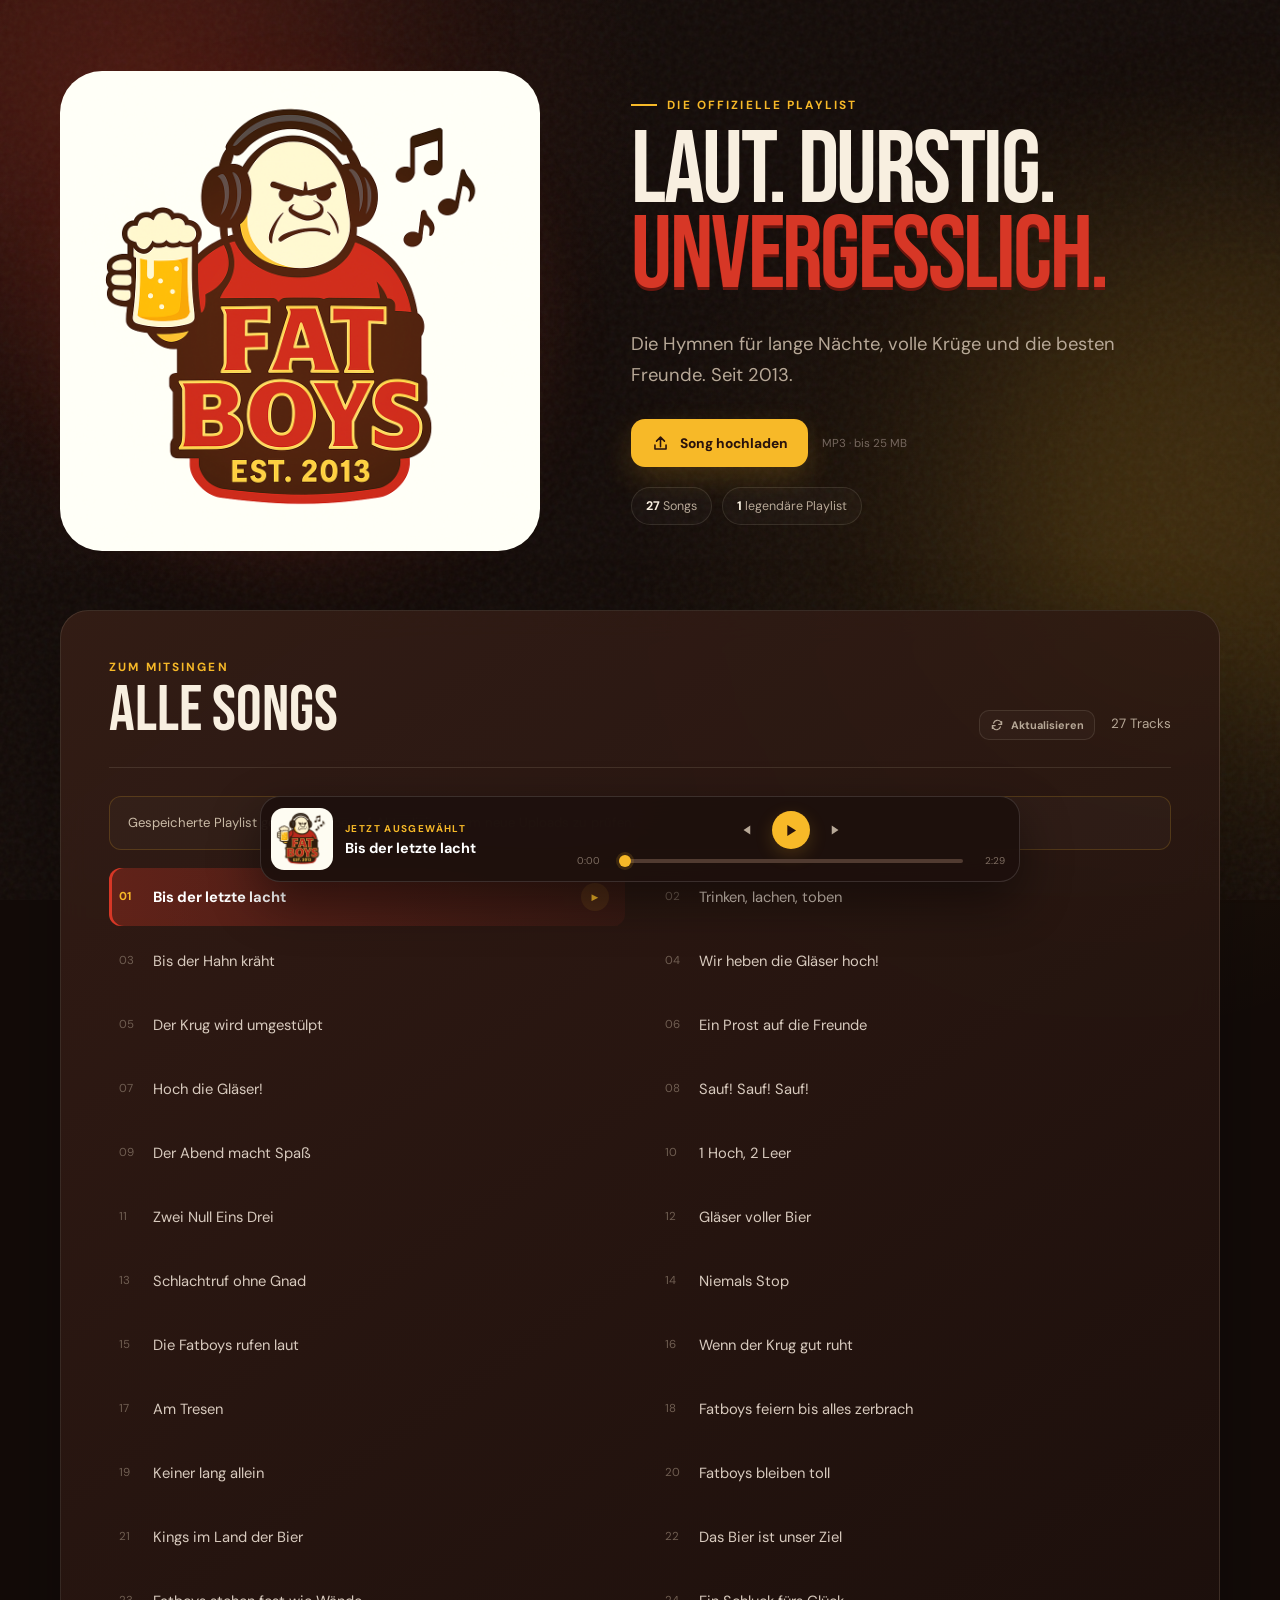
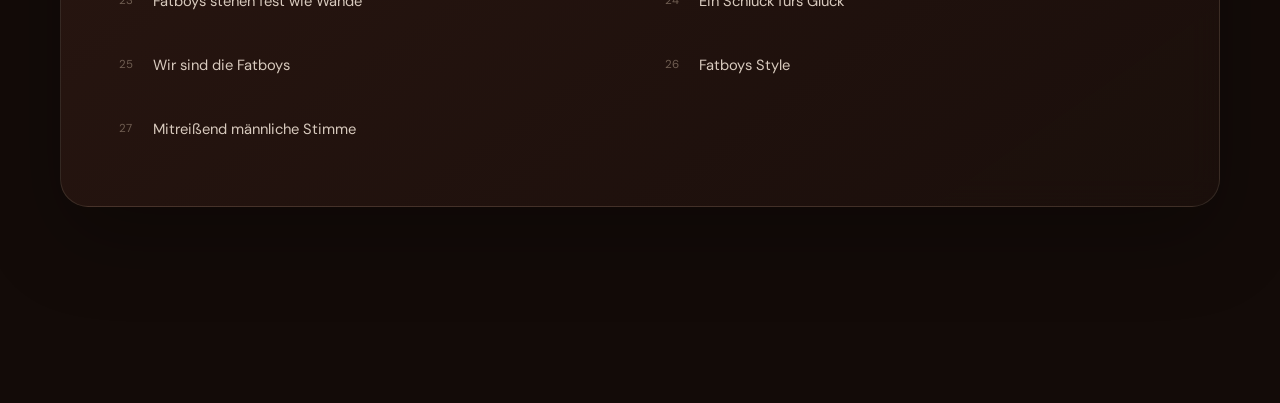
<file: index.html>
<!DOCTYPE html>
<html lang="de">

<head>
  <meta charset="UTF-8">
  <meta name="viewport" content="width=device-width, initial-scale=1.0">
  <meta name="theme-color" content="#130b08">
  <meta name="description" content="Die offizielle Fatboys Playlist.">
  <title>Fatboys Playlist</title>
  <link rel="preconnect" href="https://fonts.googleapis.com">
  <link rel="preconnect" href="https://fonts.gstatic.com" crossorigin>
  <link href="https://fonts.googleapis.com/css2?family=Bebas+Neue&family=DM+Sans:wght@400;500;600;700&display=swap" rel="stylesheet">
  <link rel="stylesheet" href="style.css">
</head>

<body>
  <div class="ambient ambient-one" aria-hidden="true"></div>
  <div class="ambient ambient-two" aria-hidden="true"></div>

  <main class="app-shell">
    <header class="hero">
      <div class="brand-mark">
        <img src="img/logo.png" alt="Fatboys Logo">
      </div>
      <div class="hero-copy">
        <p class="eyebrow"><span></span> Die offizielle Playlist</p>
        <h1>Laut. Durstig.<br><em>Unvergesslich.</em></h1>
        <p class="intro">Die Hymnen für lange Nächte, volle Krüge und die besten Freunde. Seit 2013.</p>
        <div class="hero-actions">
          <a class="upload-button" href="https://github.com/FatboysIbb/songs/upload/main/songs" target="_blank" rel="noopener">
            <svg viewBox="0 0 24 24" aria-hidden="true"><path d="M12 16V4m0 0L7 9m5-5 5 5M5 14v5h14v-5"/></svg>
            Song hochladen
          </a>
          <span>MP3 · bis 25 MB</span>
        </div>
        <div class="hero-meta" aria-label="Playlist Informationen">
          <span><strong id="hero-track-count">…</strong> Songs</span>
          <span><strong>1</strong> legendäre Playlist</span>
        </div>
      </div>
    </header>

    <section class="library" aria-labelledby="playlist-title">
      <div class="section-heading">
        <div>
          <p class="eyebrow">Zum Mitsingen</p>
          <h2 id="playlist-title">Alle Songs</h2>
        </div>
        <div class="library-tools">
          <button id="refresh-songs" class="refresh-button" type="button">
            <svg viewBox="0 0 24 24" aria-hidden="true"><path d="M20 6v5h-5M4 18v-5h5M6.1 9A7 7 0 0 1 18.4 6.6L20 11M4 13l1.6 4.4A7 7 0 0 0 17.9 15"/></svg>
            Aktualisieren
          </button>
          <p id="track-count" class="track-count">Songs werden geladen</p>
        </div>
      </div>

      <div id="playlist-status" class="playlist-status" role="status">Songs werden geladen …</div>
      <ol id="playlist" aria-live="polite" aria-busy="true"></ol>
      <noscript><p class="playlist-status is-error">Bitte JavaScript aktivieren, um die Playlist zu laden.</p></noscript>
    </section>
  </main>

  <aside class="player-bar" aria-label="Musikplayer">
    <div class="now-playing">
      <div class="mini-art"><img src="img/logo.png" alt=""></div>
      <div>
        <p class="now-label">Jetzt ausgewählt</p>
        <p id="current-title">Songs werden geladen</p>
      </div>
    </div>
    <div class="player-controls">
      <div class="transport">
        <button id="previous" class="icon-button" type="button" aria-label="Vorheriger Song" disabled>
          <svg viewBox="0 0 24 24" aria-hidden="true"><path d="M7 5v14M19 6l-9 6 9 6V6z"/></svg>
        </button>
        <button id="play-pause" class="play-button" type="button" aria-label="Abspielen" disabled>
          <svg class="play-icon" viewBox="0 0 24 24" aria-hidden="true"><path d="M8 5v14l11-7L8 5z"/></svg>
          <svg class="pause-icon" viewBox="0 0 24 24" aria-hidden="true"><path d="M7 5h4v14H7V5zm6 0h4v14h-4V5z"/></svg>
        </button>
        <button id="next" class="icon-button" type="button" aria-label="Nächster Song" disabled>
          <svg viewBox="0 0 24 24" aria-hidden="true"><path d="M17 5v14M5 6l9 6-9 6V6z"/></svg>
        </button>
      </div>
      <div class="timeline">
        <span id="current-time">0:00</span>
        <input id="progress" type="range" min="0" max="100" value="0" step="0.1" aria-label="Wiedergabeposition">
        <span id="duration">0:00</span>
      </div>
    </div>
    <audio id="audioPlayer" preload="metadata"></audio>
  </aside>

  <script>
    const audioPlayer = document.getElementById("audioPlayer");
    const playlist = document.getElementById("playlist");
    const currentTitle = document.getElementById("current-title");
    const playPauseButton = document.getElementById("play-pause");
    const previousButton = document.getElementById("previous");
    const nextButton = document.getElementById("next");
    const progress = document.getElementById("progress");
    const currentTime = document.getElementById("current-time");
    const duration = document.getElementById("duration");
    const heroTrackCount = document.getElementById("hero-track-count");
    const trackCount = document.getElementById("track-count");
    const playlistStatus = document.getElementById("playlist-status");
    const refreshSongsButton = document.getElementById("refresh-songs");
    const songsApiUrl = "https://api.github.com/repos/FatboysIbb/songs/contents/songs?ref=main";
    let songs = [];
    let currentSongIndex = 0;

    function titleFromFilename(filename) {
      const title = filename
        .replace(/\.mp3$/i, "")
        .replace(/[-_]+/g, " ")
        .replace(/\b(glaeser|gläser)\b/gi, "Gläser")
        .replace(/\b(fuers|fürs)\b/gi, "fürs")
        .replace(/\b(glueck|glück)\b/gi, "Glück")
        .replace(/\b(waende|wände)\b/gi, "Wände")
        .replace(/\b(kraeht|kräht)\b/gi, "kräht")
        .replace(/\b(maennliche|männliche)\b/gi, "männliche")
        .replace(/\b(mitreissend|mitreißend)\b/gi, "Mitreißend")
        .trim();

      return title ? title.charAt(0).toUpperCase() + title.slice(1) : "Neuer Song";
    }

    function songUrl(filename) {
      return `songs/${filename.split("/").map(encodeURIComponent).join("/")}`;
    }

    function mergeTracks(metadata, discoveredFiles) {
      const discoveredSet = new Set(discoveredFiles);
      const known = metadata.filter(track => discoveredSet.has(track.file));
      const knownFiles = new Set(known.map(track => track.file));
      const newTracks = discoveredFiles
        .filter(file => !knownFiles.has(file))
        .sort((a, b) => a.localeCompare(b, "de"))
        .map(file => ({ file, title: titleFromFilename(file) }));

      return [...known, ...newTracks];
    }

    function renderSongs(tracks) {
      playlist.replaceChildren();
      const fragment = document.createDocumentFragment();

      tracks.forEach((track, index) => {
        const song = document.createElement("li");
        song.dataset.src = songUrl(track.file);
        song.textContent = track.title;
        song.tabIndex = 0;
        song.setAttribute("role", "button");
        song.setAttribute("aria-label", `${index + 1}. ${track.title} abspielen`);
        fragment.appendChild(song);
      });

      playlist.appendChild(fragment);
      playlist.setAttribute("aria-busy", "false");
      songs = Array.from(playlist.querySelectorAll("li"));
      heroTrackCount.textContent = songs.length;
      trackCount.textContent = `${songs.length} ${songs.length === 1 ? "Track" : "Tracks"}`;
      playPauseButton.disabled = songs.length === 0;
      previousButton.disabled = songs.length === 0;
      nextButton.disabled = songs.length === 0;

      if (songs.length) {
        selectSong(0, false);
      } else {
        currentTitle.textContent = "Noch keine Songs";
      }
    }

    async function loadSongs() {
      playlist.setAttribute("aria-busy", "true");
      playlistStatus.hidden = false;
      playlistStatus.className = "playlist-status";
      playlistStatus.textContent = "Songs werden geladen …";
      refreshSongsButton.classList.add("is-loading");
      refreshSongsButton.disabled = true;

      const metadataRequest = fetch("tracks.json", { cache: "no-store" }).then(response => {
        if (!response.ok) throw new Error("Track metadata unavailable");
        return response.json();
      });
      const discoveryRequest = fetch(songsApiUrl, {
        cache: "no-store",
        headers: { Accept: "application/vnd.github+json" }
      }).then(response => {
        if (!response.ok) throw new Error(`GitHub returned ${response.status}`);
        return response.json();
      });

      const [metadataResult, discoveryResult] = await Promise.allSettled([metadataRequest, discoveryRequest]);
      const metadata = metadataResult.status === "fulfilled" ? metadataResult.value : [];
      const discoveredFiles = discoveryResult.status === "fulfilled" && Array.isArray(discoveryResult.value)
        ? discoveryResult.value.filter(item => item.type === "file" && item.name.toLowerCase().endsWith(".mp3")).map(item => item.name)
        : null;

      try {
        if (discoveredFiles) {
          renderSongs(mergeTracks(metadata, discoveredFiles));
          playlistStatus.hidden = true;
        } else if (metadata.length) {
          renderSongs(metadata);
          playlistStatus.classList.add("is-notice");
          playlistStatus.textContent = "Gespeicherte Playlist geladen. Tippe auf Aktualisieren, um neue Uploads zu prüfen.";
        } else {
          throw new Error("No song source available");
        }
      } catch (error) {
        console.error("Playlist loading failed:", error);
        renderSongs([]);
        playlistStatus.classList.add("is-error");
        playlistStatus.textContent = "Die Playlist konnte gerade nicht geladen werden. Bitte versuche es erneut.";
      } finally {
        refreshSongsButton.classList.remove("is-loading");
        refreshSongsButton.disabled = false;
      }
    }

    function selectSong(index, shouldPlay = true) {
      if (index < 0 || index >= songs.length) return;

      const songItem = songs[index];
      songs.forEach(item => item.classList.remove("is-active"));
      songItem.classList.add("is-active");
      currentTitle.textContent = songItem.textContent;
      audioPlayer.src = songItem.dataset.src;
      currentSongIndex = index;

      if (shouldPlay) {
        audioPlayer.play().catch(error => console.error("Playback failed:", error));
      }
    }

    playlist.addEventListener("click", event => {
      const song = event.target.closest("li");
      if (song) selectSong(songs.indexOf(song));
    });

    playlist.addEventListener("keydown", event => {
      const song = event.target.closest("li");
      if (song && (event.key === "Enter" || event.key === " ")) {
        event.preventDefault();
        selectSong(songs.indexOf(song));
      }
    });

    refreshSongsButton.addEventListener("click", loadSongs);

    function formatTime(seconds) {
      if (!Number.isFinite(seconds)) return "0:00";
      const minutes = Math.floor(seconds / 60);
      return `${minutes}:${Math.floor(seconds % 60).toString().padStart(2, "0")}`;
    }

    playPauseButton.addEventListener("click", () => {
      if (audioPlayer.paused) {
        audioPlayer.play().catch(error => console.error("Playback failed:", error));
      } else {
        audioPlayer.pause();
      }
    });

    previousButton.addEventListener("click", () => {
      selectSong((currentSongIndex - 1 + songs.length) % songs.length);
    });

    nextButton.addEventListener("click", () => {
      selectSong((currentSongIndex + 1) % songs.length);
    });

    progress.addEventListener("input", () => {
      if (Number.isFinite(audioPlayer.duration)) {
        audioPlayer.currentTime = (progress.value / 100) * audioPlayer.duration;
      }
    });

    audioPlayer.addEventListener("timeupdate", () => {
      currentTime.textContent = formatTime(audioPlayer.currentTime);
      const percentage = audioPlayer.duration ? (audioPlayer.currentTime / audioPlayer.duration) * 100 : 0;
      progress.value = percentage;
      progress.style.setProperty("--progress", `${percentage}%`);
    });

    audioPlayer.addEventListener("loadedmetadata", () => {
      duration.textContent = formatTime(audioPlayer.duration);
    });

    audioPlayer.addEventListener("play", () => {
      playPauseButton.classList.add("is-playing");
      playPauseButton.setAttribute("aria-label", "Pausieren");
    });

    audioPlayer.addEventListener("pause", () => {
      playPauseButton.classList.remove("is-playing");
      playPauseButton.setAttribute("aria-label", "Abspielen");
    });

    audioPlayer.addEventListener("ended", () => {
      selectSong((currentSongIndex + 1) % songs.length);
    });

    const secretLogo = document.querySelector(".brand-mark img");
    const missionTrigger = document.getElementById("playlist-title");
    let logoTaps = 0;
    let logoTapTimer;
    let missionTaps = 0;
    let missionTapTimer;
    let secretKeys = "";

    secretLogo.addEventListener("click", () => {
      window.clearTimeout(logoTapTimer);
      logoTaps += 1;
      logoTapTimer = window.setTimeout(() => { logoTaps = 0; }, 2500);

      if (logoTaps >= 3) window.location.href = "random/";
    });

    missionTrigger.addEventListener("click", () => {
      window.clearTimeout(missionTapTimer);
      missionTaps += 1;
      missionTapTimer = window.setTimeout(() => { missionTaps = 0; }, 4000);

      if (missionTaps >= 5) window.location.href = "missions/?join=1&v=20260710f";
    });

    document.addEventListener("keydown", event => {
      if (event.target.matches("input, textarea")) return;
      secretKeys = `${secretKeys}${event.key.toLowerCase()}`.slice(-7);
      if (secretKeys === "mission") window.location.href = "missions/?host=1&v=20260710f";
    });

    loadSongs();
  </script>
</body>

</html>
</file>
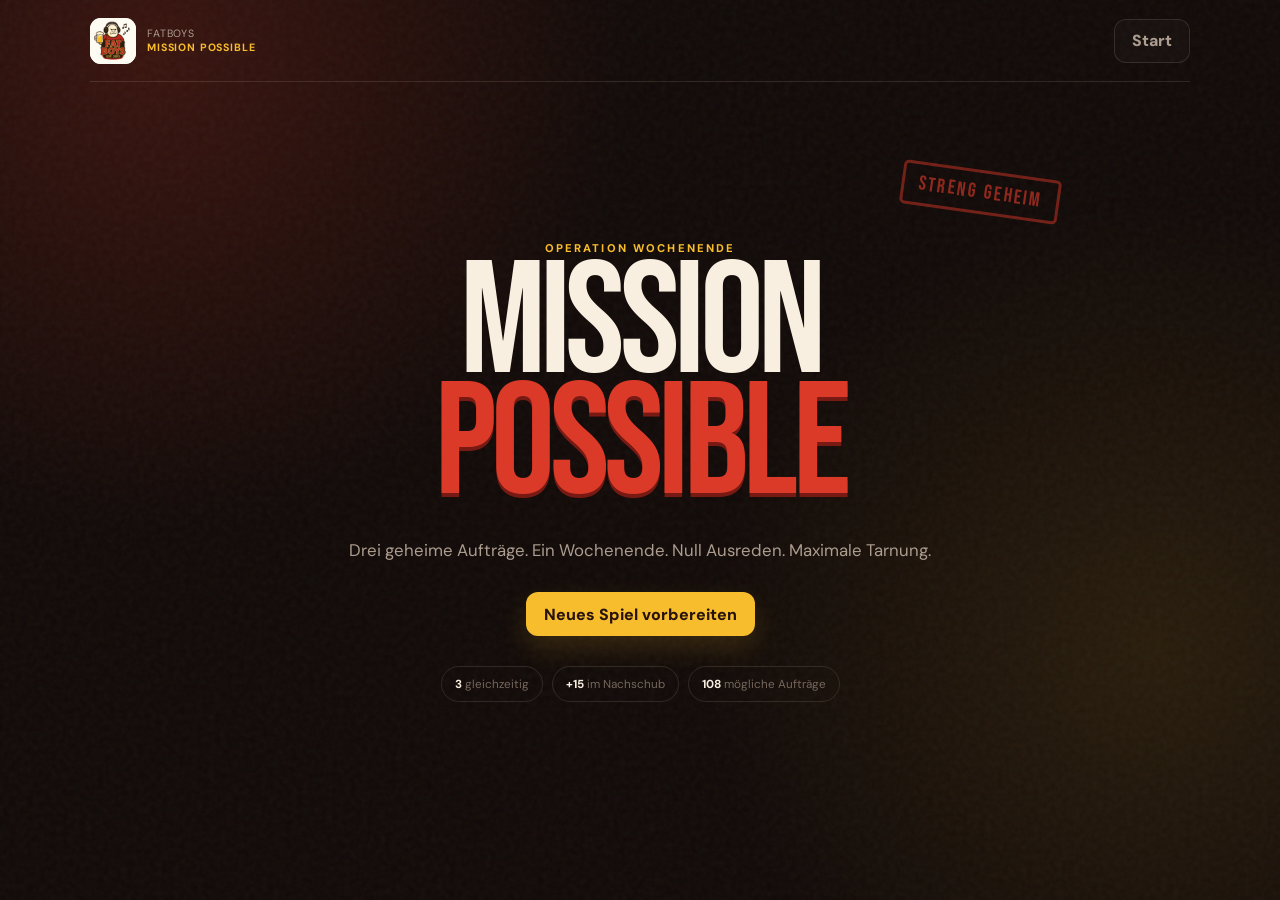
<file: host/index.html>
<!DOCTYPE html>
<html lang="de">

<head>
  <meta charset="UTF-8">
  <meta name="viewport" content="width=device-width, initial-scale=1.0">
  <meta name="robots" content="noindex">
  <meta http-equiv="refresh" content="0; url=../missions/?host=1&amp;v=20260710f">
  <title>Mission Host · Fatboys</title>
  <script>window.location.replace("../missions/?host=1&v=20260710f");</script>
</head>

<body>
  <p><a href="../missions/?host=1&amp;v=20260710f">Mission Host öffnen</a></p>
</body>

</html>
</file>
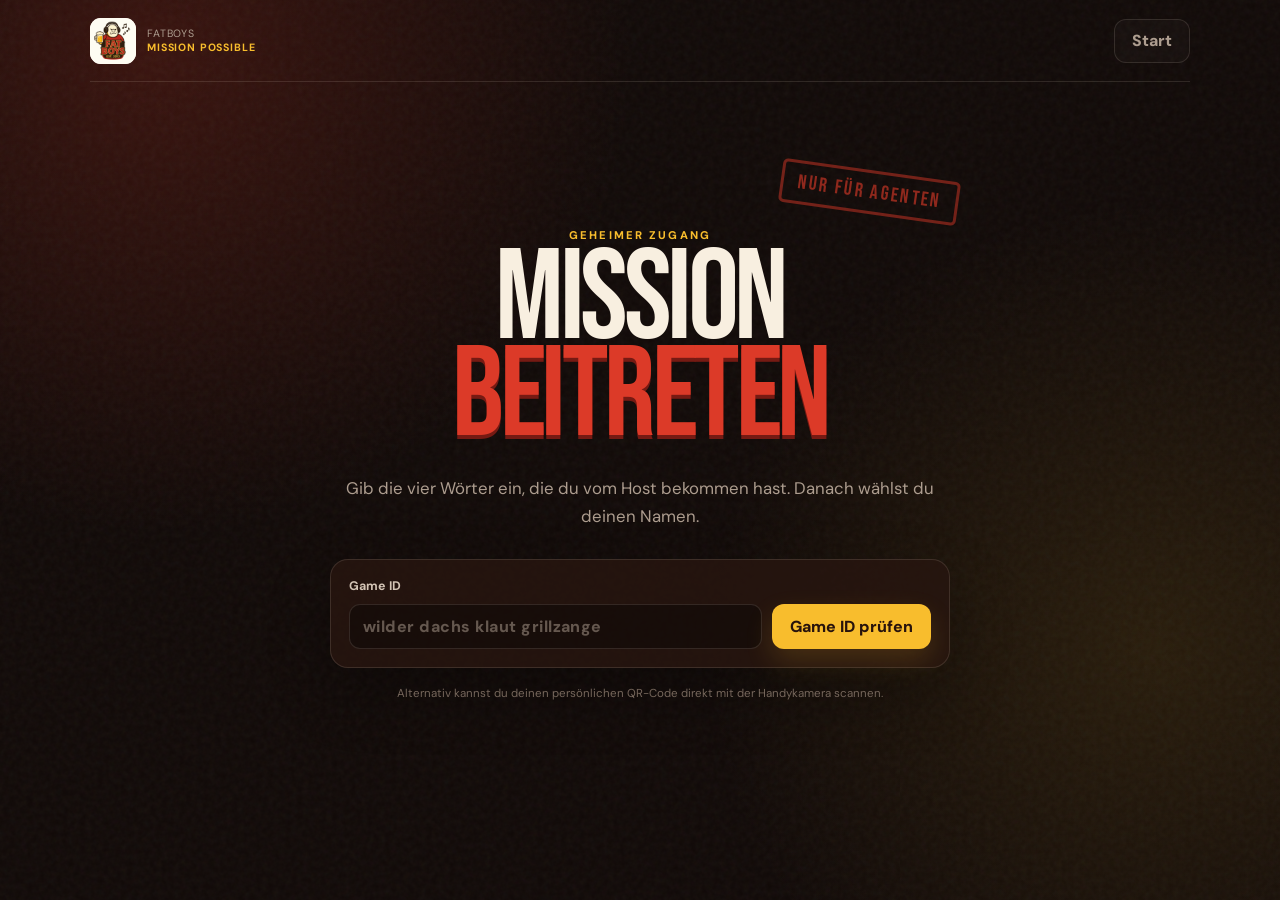
<file: missions/index.html>
<!DOCTYPE html>
<html lang="de">

<head>
  <meta charset="UTF-8">
  <meta name="viewport" content="width=device-width, initial-scale=1.0, viewport-fit=cover">
  <meta name="theme-color" content="#110a08">
  <meta name="description" content="Eine streng geheime Fatboys-Wochenendmission.">
  <title>Mission Possible · Fatboys</title>
  <link rel="preconnect" href="https://fonts.googleapis.com">
  <link rel="preconnect" href="https://fonts.gstatic.com" crossorigin>
  <link href="https://fonts.googleapis.com/css2?family=Bebas+Neue&family=DM+Sans:wght@400;500;600;700;800&display=swap" rel="stylesheet">
  <link rel="stylesheet" href="style.css?v=20260710f">
</head>

<body>
  <div class="noise" aria-hidden="true"></div>
  <div id="toast" class="toast" role="status" aria-live="polite"></div>

  <header class="topbar">
    <a class="mini-brand" href="../" aria-label="Zurück zur Fatboys Playlist">
      <img src="../img/logo.png" alt="">
      <span>Fatboys<br><strong>Mission Possible</strong></span>
    </a>
    <button id="home-button" class="quiet-button" type="button">Start</button>
  </header>

  <main class="game-shell">
    <section id="join-view" class="view join-view" hidden>
      <div class="classified-stamp">Nur für Agenten</div>
      <p class="eyebrow">Geheimer Zugang</p>
      <h1>Mission<br><em>beitreten</em></h1>
      <p class="lead">Gib die vier Wörter ein, die du vom Host bekommen hast. Danach wählst du deinen Namen.</p>

      <form id="join-code-form" class="join-card">
        <label for="join-code">Game ID</label>
        <input id="join-code" type="text" autocomplete="off" autocapitalize="none" spellcheck="false" placeholder="wilder dachs klaut grillzange" required>
        <button class="primary-button" type="submit">Game ID prüfen</button>
      </form>

      <div id="join-player-panel" class="join-player-panel" hidden>
        <p class="eyebrow">Identität bestätigen</p>
        <h2>Wer bist du?</h2>
        <div id="join-player-list" class="join-player-list"></div>
      </div>

      <p class="join-hint">Alternativ kannst du deinen persönlichen QR-Code direkt mit der Handykamera scannen.</p>
      <button id="resume-joined-player-button" class="quiet-button" type="button" hidden>Meine gespeicherten Missionen öffnen</button>
    </section>

    <section id="landing-view" class="view landing-view">
      <div class="classified-stamp">Streng geheim</div>
      <p class="eyebrow">Operation Wochenende</p>
      <h1>Mission<br><em>Possible</em></h1>
      <p class="lead">Drei geheime Aufträge. Ein Wochenende. Null Ausreden. Maximale Tarnung.</p>

      <div class="landing-actions">
        <button id="new-game-button" class="primary-button" type="button">Neues Spiel vorbereiten</button>
        <button id="resume-host-button" class="secondary-button" type="button" hidden>Host-Spiel fortsetzen</button>
        <button id="resume-player-button" class="secondary-button" type="button" hidden>Meine Missionen öffnen</button>
      </div>

      <div class="briefing-strip">
        <span><strong>3</strong> gleichzeitig</span>
        <span><strong>+15</strong> im Nachschub</span>
        <span><strong>108</strong> mögliche Aufträge</span>
      </div>
    </section>

    <section id="setup-view" class="view" hidden>
      <div class="section-intro">
        <p class="eyebrow">Host-Briefing</p>
        <h2>Wer ist wann dabei?</h2>
        <p>Alle neun Namen sind vorbereitet. Wähle nur noch aus, wer wann dabei ist.</p>
      </div>

      <form id="setup-form" class="setup-card">
        <div class="field-row game-name-row">
          <label for="game-name">Codename des Wochenendes</label>
          <input id="game-name" name="gameName" type="text" value="Operation Grillzange" maxlength="40" autocomplete="off">
        </div>

        <div class="roster-heading">
          <span>Person</span>
          <span>Verfügbarkeit</span>
        </div>
        <div id="participant-list" class="participant-list"></div>

        <div class="form-actions">
          <button class="quiet-button" type="button" data-action="cancel-setup">Abbrechen</button>
          <button class="primary-button" type="submit">Missionen verteilen</button>
        </div>
      </form>
    </section>

    <section id="host-view" class="view" hidden>
      <div class="host-header">
        <div>
          <p class="eyebrow">Mission Control</p>
          <h2 id="host-game-name">Operation Grillzange</h2>
          <p id="host-game-meta" class="muted"></p>
        </div>
        <button id="reset-game-button" class="danger-button" type="button">Spiel löschen</button>
      </div>

      <div class="host-instructions">
        <span class="step-number">1</span>
        <p>Teile die Game ID oder zeige jeder Person ihren eigenen QR-Code. Missionstexte bleiben auch für den Host verborgen.</p>
      </div>

      <div id="game-code-card" class="game-code-card" hidden>
        <div>
          <p class="eyebrow">Game ID für alle</p>
          <strong id="host-game-code"></strong>
          <p>Die Teilnehmer geben diese vier Wörter ein und wählen anschließend ihren Namen.</p>
        </div>
        <button id="copy-game-code-button" class="secondary-button" type="button">Game ID kopieren</button>
      </div>

      <div id="host-player-list" class="host-player-list"></div>

      <details class="late-join-panel">
        <summary>Samstags noch jemanden hinzufügen</summary>
        <form id="late-join-form">
          <label for="late-join-name">Name</label>
          <div class="inline-form">
            <input id="late-join-name" type="text" maxlength="30" autocomplete="off" placeholder="Späte Verstärkung">
            <button class="secondary-button" type="submit">QR erzeugen</button>
          </div>
          <p>Die neue Person erhält ausschließlich Missionen für Samstag und danach. Dieser nachträgliche Zugang funktioniert nur über den persönlichen QR-Code.</p>
        </form>
      </details>
    </section>

    <section id="player-view" class="view" hidden>
      <div class="agent-header">
        <div>
          <p class="eyebrow">Geheimakte</p>
          <h2 id="player-name">Agent</h2>
          <p id="player-schedule" class="muted"></p>
        </div>
        <div class="score-orb"><strong id="completed-count">0</strong><span>erledigt</span></div>
      </div>

      <div id="schedule-banner" class="schedule-banner" hidden></div>
      <p id="mission-flow-note" class="mission-flow-note"></p>
      <div id="mission-list" class="mission-list"></div>

      <div class="player-tools">
        <button id="copy-backup-button" class="quiet-button" type="button">Backup-Link kopieren</button>
        <button id="finish-button" class="secondary-button" type="button">Wochenende auswerten</button>
        <button id="leave-early-button" class="danger-button" type="button" hidden>Spiel vor Abreise beenden</button>
      </div>
      <p class="privacy-note">Bewahre deinen Backup-Link sicher auf und benutze bis zur Auswertung dasselbe Handy.</p>
    </section>

    <section id="reveal-view" class="view" hidden>
      <div class="reveal-header">
        <p class="eyebrow">Aktenfreigabe</p>
        <h2><span id="reveal-player-name"></span>, Bericht!</h2>
        <p>Missionen vorlesen, Geschichte erzählen und gemeinsam entscheiden, was zählt.</p>
      </div>

      <div id="reveal-list" class="reveal-list"></div>
      <section id="impossible-review" class="impossible-review" hidden>
        <p class="eyebrow">Kostenlose Tausche</p>
        <h3>Wirklich unmöglich?</h3>
        <p>Prüft gemeinsam, ob die Begründung zählt. Abgelehnte Meldungen kosten nachträglich den damals vermiedenen Tauschpreis.</p>
        <div id="impossible-review-list" class="impossible-review-list"></div>
      </section>
      <p id="swap-penalty-summary" class="swap-penalty-summary"></p>
      <div class="final-score">
        <span>Bestätigte Punkte</span>
        <strong id="final-score">0</strong>
      </div>
      <button id="reopen-missions-button" class="quiet-button" type="button">Missionen wieder öffnen</button>
    </section>

    <section id="error-view" class="view error-view" hidden>
      <p class="eyebrow">Verbindung abgebrochen</p>
      <h2>Mission nicht verfügbar</h2>
      <p id="error-message"></p>
      <button class="secondary-button" type="button" data-action="go-home">Zurück zum Start</button>
    </section>
  </main>

  <dialog id="qr-dialog" class="qr-dialog">
    <button class="dialog-close" type="button" aria-label="Schließen">×</button>
    <p class="eyebrow">Nur für</p>
    <h2 id="qr-player-name">Agent</h2>
    <p id="qr-player-hint" class="muted"></p>
    <div id="qr-code" class="qr-code"></div>
    <p class="scan-note">Mit der normalen Handykamera scannen. Nur die richtige Person darf anschließend mitlesen.</p>
    <button id="copy-invite-button" class="secondary-button" type="button">Link kopieren</button>
  </dialog>

  <template id="participant-row-template">
    <div class="participant-row">
      <span class="participant-number"></span>
      <input class="participant-name" type="text" maxlength="30" autocomplete="off" placeholder="Name" readonly>
      <select class="participant-status">
        <option value="">Bitte auswählen</option>
        <option value="full">Ganzes Wochenende</option>
        <option value="early">Freitag dabei, fährt früher</option>
        <option value="late">Kommt Samstag dazu</option>
        <option value="absent">Diesmal nicht dabei</option>
      </select>
    </div>
  </template>

  <script src="qrcode.js?v=20260710f"></script>
  <script src="game-code.js?v=20260710f"></script>
  <script src="app.js?v=20260710f"></script>
</body>

</html>
</file>
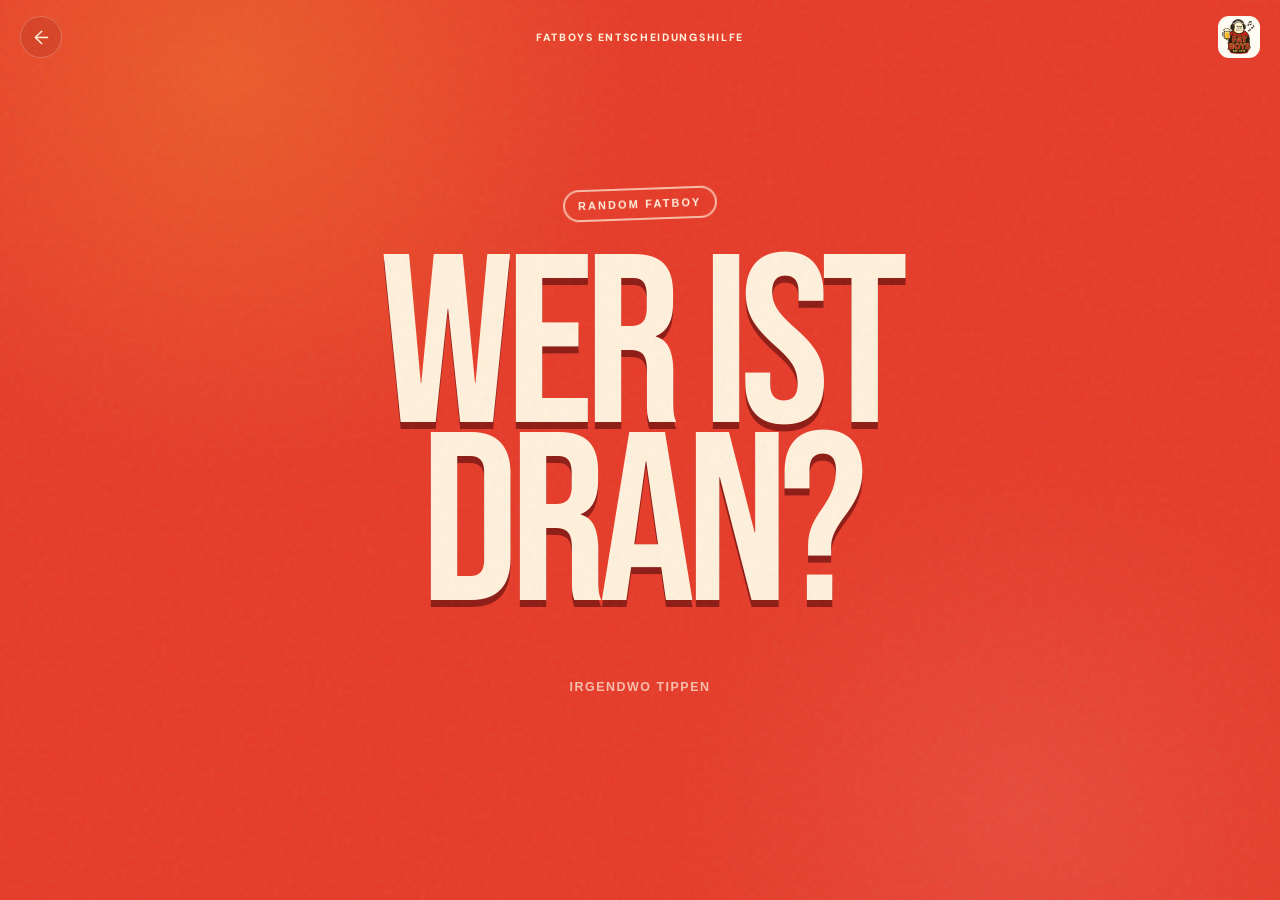
<file: random/index.html>
<!DOCTYPE html>
<html lang="de">

<head>
  <meta charset="UTF-8">
  <meta name="viewport" content="width=device-width, initial-scale=1.0, viewport-fit=cover">
  <meta name="theme-color" content="#e63b29">
  <meta name="description" content="Random Fatboy entscheidet, wer als Nächstes dran ist.">
  <title>Random Fatboy</title>
  <link rel="preconnect" href="https://fonts.googleapis.com">
  <link rel="preconnect" href="https://fonts.gstatic.com" crossorigin>
  <link href="https://fonts.googleapis.com/css2?family=Bebas+Neue&family=DM+Sans:wght@500;700;800&display=swap" rel="stylesheet">
  <link rel="stylesheet" href="style.css?v=20260710a">
</head>

<body>
  <div class="noise" aria-hidden="true"></div>
  <header>
    <a href="../" aria-label="Zurück zur Playlist">←</a>
    <span>Fatboys Entscheidungshilfe</span>
    <img src="../img/logo.png" alt="">
  </header>

  <main>
    <button id="draw-button" class="draw-stage" type="button" aria-describedby="draw-hint">
      <span class="kicker">Random Fatboy</span>
      <span id="result" class="result" aria-live="polite">Wer ist<br>dran?</span>
      <span id="draw-hint" class="draw-hint">Irgendwo tippen</span>
    </button>

    <div id="history" class="history" hidden>
      <span>Zuletzt</span>
      <ol id="history-list"></ol>
    </div>
  </main>

  <script src="app.js?v=20260710a"></script>
</body>

</html>
</file>
<file: style.css>
:root {
  --ink: #f8efe0;
  --muted: #b7a897;
  --red: #d73726;
  --red-dark: #8f1e18;
  --gold: #f7b928;
  --brown: #2b1710;
  --panel: rgba(38, 22, 17, 0.78);
  --line: rgba(255, 239, 218, 0.11);
  --display: "Bebas Neue", Impact, sans-serif;
  --body: "DM Sans", system-ui, sans-serif;
}

* { box-sizing: border-box; }

html { scroll-behavior: smooth; }

body {
  margin: 0;
  min-height: 100vh;
  color: var(--ink);
  background:
    radial-gradient(circle at 12% 5%, rgba(189, 55, 35, 0.2), transparent 31rem),
    radial-gradient(circle at 87% 28%, rgba(247, 185, 40, 0.08), transparent 30rem),
    #130b08;
  font-family: var(--body);
  padding-bottom: 124px;
  overflow-x: hidden;
}

body::before {
  content: "";
  position: fixed;
  inset: 0;
  z-index: -2;
  opacity: 0.16;
  background-image: url("data:image/svg+xml,%3Csvg viewBox='0 0 180 180' xmlns='http://www.w3.org/2000/svg'%3E%3Cfilter id='n'%3E%3CfeTurbulence type='fractalNoise' baseFrequency='.9' numOctaves='3' stitchTiles='stitch'/%3E%3C/filter%3E%3Crect width='100%25' height='100%25' filter='url(%23n)' opacity='.35'/%3E%3C/svg%3E");
  pointer-events: none;
}

.ambient {
  position: fixed;
  z-index: -1;
  width: 34rem;
  height: 34rem;
  border-radius: 50%;
  filter: blur(100px);
  opacity: 0.13;
  pointer-events: none;
}

.ambient-one { top: -14rem; left: -12rem; background: var(--red); }
.ambient-two { right: -15rem; bottom: 10rem; background: var(--gold); }

.app-shell {
  width: min(1160px, calc(100% - 40px));
  margin: 0 auto;
}

.hero {
  min-height: 610px;
  display: grid;
  grid-template-columns: minmax(340px, 0.9fr) 1.1fr;
  align-items: center;
  gap: clamp(3rem, 7vw, 7rem);
  padding: 64px 0 52px;
}

.brand-mark {
  position: relative;
  isolation: isolate;
  animation: rise-in 0.7s ease-out both;
}

.brand-mark::before {
  content: "";
  position: absolute;
  inset: 13% 7% 3%;
  z-index: -1;
  border-radius: 48%;
  background: var(--red);
  opacity: 0.22;
  filter: blur(54px);
}

.brand-mark img {
  display: block;
  width: 100%;
  max-width: 480px;
  aspect-ratio: 1;
  object-fit: cover;
  border-radius: 42px;
  mix-blend-mode: screen;
  filter: contrast(1.04) saturate(1.08);
}

.hero-copy { animation: rise-in 0.7s 0.12s ease-out both; }

.eyebrow {
  display: flex;
  align-items: center;
  gap: 10px;
  margin: 0 0 16px;
  color: var(--gold);
  font-size: 0.74rem;
  font-weight: 700;
  letter-spacing: 0.18em;
  text-transform: uppercase;
}

.eyebrow span { width: 26px; height: 2px; background: currentColor; }

h1, h2 { font-family: var(--display); font-weight: 400; text-transform: uppercase; }

h1 {
  margin: 0;
  max-width: 690px;
  font-size: clamp(4.4rem, 8vw, 7.7rem);
  line-height: 0.83;
  letter-spacing: -0.025em;
}

h1 em { color: var(--red); font-style: normal; text-shadow: 0 3px 0 #69160f; }

.intro {
  max-width: 550px;
  margin: 30px 0 28px;
  color: var(--muted);
  font-size: clamp(1rem, 1.5vw, 1.15rem);
  line-height: 1.7;
}

.hero-actions {
  display: flex;
  align-items: center;
  gap: 14px;
  margin: 0 0 20px;
}

.upload-button {
  display: inline-flex;
  align-items: center;
  gap: 10px;
  min-height: 48px;
  padding: 0 20px;
  border-radius: 14px;
  color: #2a130c;
  background: var(--gold);
  box-shadow: 0 12px 30px rgba(247, 185, 40, 0.18);
  font-size: 0.86rem;
  font-weight: 800;
  text-decoration: none;
  transition: background 160ms ease, transform 160ms ease, box-shadow 160ms ease;
}

.upload-button svg {
  width: 19px;
  height: 19px;
  fill: none;
  stroke: currentColor;
  stroke-linecap: round;
  stroke-linejoin: round;
  stroke-width: 2;
}

.upload-button:hover {
  background: #ffc846;
  box-shadow: 0 15px 34px rgba(247, 185, 40, 0.24);
  transform: translateY(-2px);
}

.upload-button:focus-visible { outline: 2px solid white; outline-offset: 3px; }

.hero-actions > span { color: #75675e; font-size: 0.72rem; }

.hero-meta { display: flex; gap: 10px; flex-wrap: wrap; }

.hero-meta span {
  padding: 10px 14px;
  border: 1px solid var(--line);
  border-radius: 999px;
  color: var(--muted);
  font-size: 0.78rem;
  background: rgba(255,255,255,0.025);
}

.hero-meta strong { color: var(--ink); }

.library {
  margin-bottom: 72px;
  padding: clamp(24px, 4vw, 48px);
  border: 1px solid var(--line);
  border-radius: 28px;
  background: linear-gradient(145deg, rgba(56, 31, 23, 0.84), rgba(28, 16, 12, 0.82));
  box-shadow: 0 32px 80px rgba(0,0,0,0.25);
  backdrop-filter: blur(16px);
}

.section-heading {
  display: flex;
  align-items: end;
  justify-content: space-between;
  gap: 20px;
  margin-bottom: 28px;
  padding-bottom: 24px;
  border-bottom: 1px solid var(--line);
}

.section-heading .eyebrow { margin-bottom: 4px; }

h2 { margin: 0; font-size: clamp(2.5rem, 5vw, 4rem); line-height: 1; }

.library-tools {
  display: flex;
  align-items: center;
  gap: 16px;
  margin-bottom: 3px;
}

.refresh-button {
  display: inline-flex;
  align-items: center;
  gap: 7px;
  padding: 7px 10px;
  border: 1px solid var(--line);
  border-radius: 10px;
  color: var(--muted);
  background: rgba(255,255,255,0.025);
  font: 700 0.68rem var(--body);
  cursor: pointer;
  transition: color 160ms ease, border-color 160ms ease, background 160ms ease;
}

.refresh-button svg {
  width: 14px;
  height: 14px;
  fill: none;
  stroke: currentColor;
  stroke-linecap: round;
  stroke-linejoin: round;
  stroke-width: 2;
}

.refresh-button:hover:not(:disabled) {
  color: var(--ink);
  border-color: rgba(247,185,40,0.35);
  background: rgba(247,185,40,0.07);
}

.refresh-button:focus-visible { outline: 2px solid var(--gold); outline-offset: 3px; }
.refresh-button:disabled { cursor: wait; opacity: 0.62; }
.refresh-button.is-loading svg { animation: spin 0.85s linear infinite; }

.track-count { margin: 0 0 4px; color: var(--muted); font-size: 0.84rem; }

.playlist-status {
  margin: 4px 0 18px;
  padding: 16px 18px;
  border: 1px solid var(--line);
  border-radius: 12px;
  color: var(--muted);
  background: rgba(255,255,255,0.025);
  font-size: 0.82rem;
  line-height: 1.5;
}

.playlist-status[hidden] { display: none; }
.playlist-status.is-notice { color: #ccbda8; border-color: rgba(247,185,40,0.18); }
.playlist-status.is-error { color: #ffaea3; border-color: rgba(215,55,38,0.35); }

#playlist {
  list-style: none;
  margin: 0;
  padding: 0;
  display: grid;
  grid-template-columns: repeat(2, minmax(0, 1fr));
  gap: 6px 30px;
  counter-reset: tracks;
}

#playlist li {
  counter-increment: tracks;
  position: relative;
  display: grid;
  grid-template-columns: 34px 1fr 34px;
  align-items: center;
  min-height: 58px;
  padding: 8px 10px;
  border-radius: 12px;
  color: #d8cabe;
  font-size: 0.92rem;
  cursor: pointer;
  transition: background 180ms ease, color 180ms ease, transform 180ms ease;
  outline: none;
}

#playlist li::before {
  content: counter(tracks, decimal-leading-zero);
  color: #705e52;
  font-variant-numeric: tabular-nums;
  font-size: 0.72rem;
}

#playlist li::after {
  content: "▶";
  display: grid;
  width: 28px;
  height: 28px;
  place-items: center;
  border-radius: 50%;
  color: var(--gold);
  background: rgba(247, 185, 40, 0.1);
  font-size: 0.55rem;
  opacity: 0;
  transform: translateX(-5px);
  transition: opacity 180ms ease, transform 180ms ease;
}

#playlist li:hover,
#playlist li:focus-visible {
  color: var(--ink);
  background: rgba(255,255,255,0.055);
  transform: translateX(3px);
}

#playlist li:hover::after,
#playlist li:focus-visible::after,
#playlist li.is-active::after { opacity: 1; transform: translateX(0); }

#playlist li.is-active {
  color: white;
  font-weight: 700;
  background: linear-gradient(90deg, rgba(215,55,38,0.3), rgba(215,55,38,0.08));
  box-shadow: inset 3px 0 0 var(--red);
}

#playlist li.is-active::before { color: var(--gold); }

.player-bar {
  position: fixed;
  z-index: 20;
  left: 50%;
  bottom: 18px;
  width: min(760px, calc(100% - 28px));
  min-height: 86px;
  padding: 10px 14px 10px 10px;
  display: grid;
  grid-template-columns: minmax(210px, 0.8fr) minmax(340px, 1.2fr);
  align-items: center;
  gap: 20px;
  transform: translateX(-50%);
  border: 1px solid rgba(255,255,255,0.13);
  border-radius: 20px;
  background: rgba(29, 16, 12, 0.92);
  box-shadow: 0 20px 50px rgba(0,0,0,0.46);
  backdrop-filter: blur(24px);
}

.now-playing { display: flex; align-items: center; gap: 12px; min-width: 0; }

.mini-art {
  flex: 0 0 62px;
  height: 62px;
  overflow: hidden;
  border-radius: 13px;
  background: #f7f0e4;
}

.mini-art img { width: 100%; height: 100%; object-fit: cover; }

.now-playing > div:last-child { min-width: 0; }

.now-label {
  margin: 0 0 4px;
  color: var(--gold);
  font-size: 0.62rem;
  font-weight: 700;
  letter-spacing: 0.14em;
  text-transform: uppercase;
}

#current-title {
  margin: 0;
  overflow: hidden;
  color: white;
  font-size: 0.9rem;
  font-weight: 700;
  text-overflow: ellipsis;
  white-space: nowrap;
}

.player-controls { min-width: 0; }

.transport {
  display: flex;
  align-items: center;
  justify-content: center;
  gap: 12px;
  margin-bottom: 5px;
}

.icon-button,
.play-button {
  display: grid;
  place-items: center;
  padding: 0;
  border: 0;
  border-radius: 50%;
  color: var(--ink);
  background: transparent;
  cursor: pointer;
  transition: color 160ms ease, background 160ms ease, transform 160ms ease;
}

.icon-button { width: 30px; height: 30px; color: var(--muted); }
.icon-button:hover { color: white; background: rgba(255,255,255,0.06); }
.icon-button:disabled, .play-button:disabled { cursor: not-allowed; opacity: 0.38; transform: none; }

.play-button {
  width: 38px;
  height: 38px;
  color: #26120d;
  background: var(--gold);
  box-shadow: 0 6px 18px rgba(247,185,40,0.18);
}

.play-button:hover { transform: scale(1.06); background: #ffc846; }
.icon-button:active, .play-button:active { transform: scale(0.94); }
.icon-button:focus-visible, .play-button:focus-visible { outline: 2px solid var(--gold); outline-offset: 3px; }

.icon-button svg { width: 18px; height: 18px; }
.play-button svg { width: 19px; height: 19px; }
.icon-button svg, .play-button svg { fill: currentColor; }
.pause-icon { display: none; }
.play-button.is-playing .play-icon { display: none; }
.play-button.is-playing .pause-icon { display: block; }

.timeline {
  display: grid;
  grid-template-columns: 34px 1fr 34px;
  align-items: center;
  gap: 8px;
  color: #7e6d61;
  font-size: 0.62rem;
  font-variant-numeric: tabular-nums;
}

.timeline span:last-child { text-align: right; }

#progress {
  --progress: 0%;
  width: 100%;
  height: 4px;
  margin: 0;
  appearance: none;
  border-radius: 99px;
  background: linear-gradient(to right, var(--red) var(--progress), #513b31 var(--progress));
  cursor: pointer;
}

#progress::-webkit-slider-thumb {
  width: 12px;
  height: 12px;
  appearance: none;
  border-radius: 50%;
  background: var(--gold);
  box-shadow: 0 0 0 3px rgba(247,185,40,0.14);
}

#progress::-moz-range-thumb {
  width: 12px;
  height: 12px;
  border: 0;
  border-radius: 50%;
  background: var(--gold);
}

#progress:focus-visible { outline: 2px solid var(--gold); outline-offset: 5px; }

audio { display: none; }

@keyframes rise-in {
  from { opacity: 0; transform: translateY(20px); }
  to { opacity: 1; transform: translateY(0); }
}

@keyframes spin { to { transform: rotate(360deg); } }

@media (max-width: 800px) {
  .hero { min-height: auto; grid-template-columns: 1fr; gap: 10px; padding-top: 28px; text-align: center; }
  .brand-mark img { max-width: 330px; margin: 0 auto; }
  .hero-copy .eyebrow { justify-content: center; }
  .intro { margin-left: auto; margin-right: auto; }
  .hero-actions { justify-content: center; }
  .hero-meta { justify-content: center; }
  #playlist { grid-template-columns: 1fr; }
}

@media (max-width: 580px) {
  body { padding-bottom: 144px; }
  .app-shell { width: min(100% - 24px, 1160px); }
  h1 { font-size: clamp(3.05rem, 13.5vw, 3.65rem); letter-spacing: -0.04em; }
  .hero { padding-bottom: 38px; }
  .library { padding: 22px 14px; border-radius: 20px; }
  .section-heading { align-items: flex-start; padding-inline: 6px; }
  .library-tools { flex-direction: column-reverse; align-items: flex-end; gap: 8px; }
  .refresh-button { min-height: 34px; }
  .playlist-status { margin-inline: 6px; }
  #playlist li { grid-template-columns: 32px 1fr 30px; min-height: 54px; padding-inline: 7px; }
  .player-bar { left: 12px; right: 12px; bottom: 10px; width: auto; grid-template-columns: 1fr; gap: 6px; padding: 8px 10px 10px; transform: none; }
  .now-playing { padding-right: 128px; }
  .mini-art { width: 46px; height: 46px; flex-basis: 46px; }
  .transport { position: absolute; top: 10px; right: 10px; width: 120px; height: 42px; margin: 0; gap: 6px; }
  .timeline { margin-top: 5px; }
}

@media (prefers-reduced-motion: reduce) {
  *, *::before, *::after { scroll-behavior: auto !important; animation-duration: 0.01ms !important; transition-duration: 0.01ms !important; }
}
</file>
<file: missions/style.css>
:root {
  --ink: #f8efe0;
  --muted: #ad9d8f;
  --dim: #75665b;
  --red: #dc3a28;
  --red-dark: #761a13;
  --gold: #f8bd2d;
  --green: #69b87c;
  --panel: rgba(39, 22, 16, 0.86);
  --panel-solid: #271610;
  --line: rgba(255, 238, 217, 0.12);
  --display: "Bebas Neue", Impact, sans-serif;
  --body: "DM Sans", system-ui, sans-serif;
}

* { box-sizing: border-box; }

html { color-scheme: dark; }

body {
  margin: 0;
  min-height: 100vh;
  color: var(--ink);
  background:
    radial-gradient(circle at 12% 6%, rgba(220, 58, 40, 0.2), transparent 30rem),
    radial-gradient(circle at 90% 72%, rgba(248, 189, 45, 0.1), transparent 28rem),
    #110a08;
  font-family: var(--body);
}

.noise {
  position: fixed;
  inset: 0;
  z-index: -1;
  opacity: 0.12;
  pointer-events: none;
  background-image: url("data:image/svg+xml,%3Csvg viewBox='0 0 180 180' xmlns='http://www.w3.org/2000/svg'%3E%3Cfilter id='n'%3E%3CfeTurbulence type='fractalNoise' baseFrequency='.85' numOctaves='3' stitchTiles='stitch'/%3E%3C/filter%3E%3Crect width='100%25' height='100%25' filter='url(%23n)' opacity='.4'/%3E%3C/svg%3E");
}

button, input, select, textarea { font: inherit; }
button, select { cursor: pointer; }
button:focus-visible, input:focus-visible, select:focus-visible, textarea:focus-visible, a:focus-visible {
  outline: 2px solid var(--gold);
  outline-offset: 3px;
}

[hidden] { display: none !important; }

.topbar {
  width: min(1100px, calc(100% - 32px));
  min-height: 82px;
  margin: 0 auto;
  display: flex;
  align-items: center;
  justify-content: space-between;
  border-bottom: 1px solid var(--line);
}

.mini-brand {
  display: flex;
  align-items: center;
  gap: 11px;
  color: var(--muted);
  font-size: 0.66rem;
  letter-spacing: 0.08em;
  line-height: 1.25;
  text-decoration: none;
  text-transform: uppercase;
}

.mini-brand img {
  width: 46px;
  height: 46px;
  object-fit: cover;
  border-radius: 11px;
  background: #fffaf1;
}

.mini-brand strong { color: var(--gold); }

.game-shell {
  width: min(1000px, calc(100% - 32px));
  margin: 0 auto;
  padding: 62px 0 100px;
}

.view { animation: view-in 280ms ease-out both; }

.landing-view {
  position: relative;
  min-height: calc(100vh - 245px);
  display: flex;
  flex-direction: column;
  align-items: center;
  justify-content: center;
  text-align: center;
}

.join-view {
  position: relative;
  max-width: 760px;
  min-height: calc(100vh - 245px);
  margin: 0 auto;
  display: flex;
  flex-direction: column;
  align-items: center;
  justify-content: center;
  text-align: center;
}

.join-view h1 { font-size: clamp(4.6rem, 13vw, 8rem); }

.join-card {
  width: min(620px, 100%);
  padding: 18px;
  display: grid;
  grid-template-columns: 1fr auto;
  gap: 10px;
  border: 1px solid var(--line);
  border-radius: 18px;
  background: var(--panel);
  box-shadow: 0 24px 60px rgba(0,0,0,0.28);
  text-align: left;
}

.join-card label { grid-column: 1 / -1; }
.join-card input { font-weight: 800; letter-spacing: 0.03em; }

.join-player-panel {
  width: min(620px, 100%);
  margin-top: 22px;
  padding: 22px;
  border: 1px solid rgba(248,189,45,0.22);
  border-radius: 18px;
  background: rgba(248,189,45,0.045);
  text-align: left;
}

.join-player-panel h2 { margin-bottom: 16px; font-size: clamp(2.4rem, 8vw, 4rem); }
.join-player-list { display: grid; grid-template-columns: repeat(2, minmax(0, 1fr)); gap: 8px; }

.join-player-button {
  min-height: 52px;
  padding: 0 14px;
  display: flex;
  align-items: center;
  justify-content: space-between;
  gap: 10px;
  border: 1px solid var(--line);
  border-radius: 12px;
  color: var(--ink);
  background: rgba(255,255,255,0.025);
  font-weight: 800;
}

.join-player-button:hover { border-color: rgba(248,189,45,0.35); background: rgba(248,189,45,0.08); }
.join-player-button span { color: var(--dim); font-size: 0.65rem; font-weight: 700; }
.join-hint { max-width: 550px; margin: 17px 0 13px; color: var(--dim); font-size: 0.72rem; line-height: 1.5; }

.classified-stamp {
  position: absolute;
  top: 4%;
  right: 8%;
  padding: 7px 14px;
  border: 3px solid rgba(220, 58, 40, 0.48);
  border-radius: 5px;
  color: rgba(220, 58, 40, 0.62);
  font: 400 1.25rem var(--display);
  letter-spacing: 0.12em;
  text-transform: uppercase;
  transform: rotate(8deg);
}

.eyebrow {
  margin: 0 0 9px;
  color: var(--gold);
  font-size: 0.7rem;
  font-weight: 800;
  letter-spacing: 0.19em;
  text-transform: uppercase;
}

h1, h2, h3 { margin: 0; font-family: var(--display); font-weight: 400; text-transform: uppercase; }

h1 {
  font-size: clamp(5.4rem, 15vw, 10rem);
  line-height: 0.76;
  letter-spacing: -0.035em;
}

h1 em { color: var(--red); font-style: normal; text-shadow: 0 4px 0 var(--red-dark); }
h2 { font-size: clamp(2.8rem, 7vw, 5.3rem); line-height: 0.94; }
h3 { font-size: 1.55rem; }

.lead {
  max-width: 600px;
  margin: 30px auto 28px;
  color: var(--muted);
  font-size: 1.05rem;
  line-height: 1.65;
}

.landing-actions, .form-actions, .player-tools {
  display: flex;
  align-items: center;
  justify-content: center;
  gap: 10px;
  flex-wrap: wrap;
}

.primary-button, .secondary-button, .quiet-button, .danger-button {
  min-height: 44px;
  padding: 0 17px;
  border: 1px solid transparent;
  border-radius: 12px;
  font-weight: 800;
  transition: transform 150ms ease, background 150ms ease, border-color 150ms ease;
}

.primary-button {
  color: #27130c;
  background: var(--gold);
  box-shadow: 0 12px 28px rgba(248, 189, 45, 0.16);
}

.primary-button:hover { background: #ffd052; transform: translateY(-2px); }
.secondary-button { color: white; border-color: rgba(220, 58, 40, 0.42); background: rgba(220, 58, 40, 0.18); }
.secondary-button:hover { background: rgba(220, 58, 40, 0.28); }
.quiet-button { color: var(--muted); border-color: var(--line); background: rgba(255,255,255,0.025); }
.quiet-button:hover { color: white; background: rgba(255,255,255,0.06); }
.danger-button { color: #ffb7ae; border-color: rgba(220,58,40,0.28); background: transparent; }
.danger-button:hover { color: white; background: rgba(220,58,40,0.14); }

.briefing-strip {
  display: flex;
  gap: 9px;
  margin-top: 30px;
  flex-wrap: wrap;
  justify-content: center;
}

.briefing-strip span {
  padding: 9px 13px;
  border: 1px solid var(--line);
  border-radius: 99px;
  color: var(--dim);
  font-size: 0.73rem;
}

.briefing-strip strong { color: var(--ink); }

.section-intro { margin-bottom: 28px; }
.section-intro > p:last-child, .muted { color: var(--muted); line-height: 1.55; }

.setup-card, .late-join-panel, .host-instructions, .schedule-banner {
  border: 1px solid var(--line);
  background: linear-gradient(145deg, rgba(51,28,20,0.88), rgba(28,16,12,0.88));
  box-shadow: 0 28px 70px rgba(0,0,0,0.26);
}

.setup-card { padding: clamp(20px, 4vw, 38px); border-radius: 24px; }

.field-row { display: grid; gap: 8px; }
label { color: #d3c4b5; font-size: 0.78rem; font-weight: 700; }

input, select, textarea {
  width: 100%;
  border: 1px solid var(--line);
  border-radius: 11px;
  color: var(--ink);
  background: rgba(10,6,5,0.44);
}

input, select { min-height: 45px; padding: 0 13px; }
textarea { min-height: 72px; padding: 11px 13px; resize: vertical; }
input::placeholder, textarea::placeholder { color: #65584f; }

.game-name-row { margin-bottom: 30px; }
.game-name-row input { font-size: 1.05rem; font-weight: 700; }

.roster-heading, .participant-row {
  display: grid;
  grid-template-columns: 35px minmax(130px, 1fr) minmax(200px, 1fr);
  gap: 10px;
  align-items: center;
}

.roster-heading {
  padding: 0 0 8px 45px;
  color: var(--dim);
  font-size: 0.65rem;
  font-weight: 800;
  letter-spacing: 0.12em;
  text-transform: uppercase;
}

.participant-list { display: grid; gap: 8px; }
.participant-number { color: var(--gold); font: 400 1.15rem var(--display); text-align: center; }
.participant-row:has(.participant-status option[value="absent"]:checked) { opacity: 0.48; }

.setup-note {
  margin: 24px 0;
  padding: 15px 17px;
  border-left: 3px solid var(--gold);
  color: var(--muted);
  background: rgba(248,189,45,0.05);
  font-size: 0.78rem;
  line-height: 1.55;
}

.form-actions { justify-content: flex-end; }

.host-header, .agent-header {
  display: flex;
  align-items: flex-start;
  justify-content: space-between;
  gap: 20px;
  margin-bottom: 28px;
}

.host-instructions {
  display: flex;
  align-items: center;
  gap: 14px;
  margin-bottom: 18px;
  padding: 14px 17px;
  border-radius: 14px;
}

.game-code-card {
  margin-bottom: 18px;
  padding: 18px;
  display: flex;
  align-items: center;
  justify-content: space-between;
  gap: 18px;
  border: 1px solid rgba(248,189,45,0.28);
  border-radius: 17px;
  background: linear-gradient(120deg, rgba(248,189,45,0.1), rgba(220,58,40,0.06));
}

.game-code-card .eyebrow { margin-bottom: 5px; }
.game-code-card strong { display: block; color: var(--gold); font: 400 clamp(1.5rem, 4vw, 2.3rem) var(--display); letter-spacing: 0.03em; text-transform: uppercase; }
.game-code-card p:last-child { margin: 5px 0 0; color: var(--muted); font-size: 0.72rem; }

.host-instructions p { margin: 0; color: var(--muted); font-size: 0.83rem; line-height: 1.5; }
.step-number { display: grid; width: 30px; height: 30px; flex: 0 0 30px; place-items: center; border-radius: 50%; color: #26130d; background: var(--gold); font-weight: 800; }

.host-player-list { display: grid; grid-template-columns: repeat(2, minmax(0, 1fr)); gap: 12px; }

.host-player-card {
  padding: 18px;
  display: grid;
  grid-template-columns: 44px 1fr auto;
  align-items: center;
  gap: 12px;
  border: 1px solid var(--line);
  border-radius: 16px;
  background: var(--panel);
}

.host-player-card.is-absent { opacity: 0.4; }
.agent-number { display: grid; width: 44px; height: 44px; place-items: center; border-radius: 12px; color: var(--gold); background: rgba(248,189,45,0.08); font: 400 1.45rem var(--display); }
.host-player-card h3 { font-size: 1.45rem; }
.host-player-card p { margin: 3px 0 0; color: var(--muted); font-size: 0.7rem; }
.qr-button { min-height: 38px; padding: 0 12px; border: 1px solid rgba(248,189,45,0.28); border-radius: 10px; color: var(--gold); background: rgba(248,189,45,0.06); font-weight: 800; }
.qr-button:hover { background: rgba(248,189,45,0.12); }

.status-pill { display: inline-flex; margin-top: 6px; padding: 4px 7px; border-radius: 99px; font-size: 0.58rem; font-weight: 800; letter-spacing: 0.08em; text-transform: uppercase; }
.status-full { color: #9bd6aa; background: rgba(105,184,124,0.1); }
.status-early { color: #ffb4a8; background: rgba(220,58,40,0.11); }
.status-late { color: #ffe094; background: rgba(248,189,45,0.1); }
.status-absent { color: var(--muted); background: rgba(255,255,255,0.05); }

.late-join-panel { margin-top: 18px; padding: 16px 18px; border-radius: 16px; }
.late-join-panel summary { color: var(--gold); font-weight: 800; cursor: pointer; }
.late-join-panel form { margin-top: 18px; }
.late-join-panel p { color: var(--muted); font-size: 0.72rem; }
.inline-form { display: flex; gap: 8px; margin-top: 7px; }
.inline-form input { flex: 1; }

.score-orb {
  display: grid;
  width: 74px;
  height: 74px;
  flex: 0 0 74px;
  place-content: center;
  border: 1px solid rgba(248,189,45,0.24);
  border-radius: 50%;
  background: rgba(248,189,45,0.06);
  text-align: center;
}

.score-orb strong { color: var(--gold); font: 400 2rem var(--display); line-height: 0.8; }
.score-orb span { color: var(--dim); font-size: 0.62rem; }

.schedule-banner { margin-bottom: 15px; padding: 13px 16px; border-radius: 13px; color: #dbcdbf; font-size: 0.78rem; line-height: 1.5; }
.schedule-banner strong { color: var(--gold); }
.mission-flow-note, .swap-penalty-summary { margin: 0 0 13px; color: var(--dim); font-size: 0.7rem; font-weight: 700; line-height: 1.5; }
.swap-penalty-summary { margin: 18px 0 -9px; color: var(--muted); text-align: right; }

.mission-list { display: grid; gap: 12px; }

.mission-card {
  overflow: hidden;
  border: 1px solid var(--line);
  border-radius: 18px;
  background: var(--panel);
  transition: border-color 170ms ease, opacity 170ms ease;
}

.mission-card.is-completed { border-color: rgba(105,184,124,0.42); }
.mission-card summary { list-style: none; cursor: pointer; }
.mission-card summary::-webkit-details-marker { display: none; }

.mission-summary {
  min-height: 78px;
  padding: 14px 18px;
  display: grid;
  grid-template-columns: 48px 1fr auto;
  align-items: center;
  gap: 13px;
}

.mission-index { display: grid; width: 44px; height: 44px; place-items: center; border-radius: 12px; color: #21100b; background: var(--gold); font: 400 1.4rem var(--display); }
.mission-summary h3 { font-size: 1.5rem; }
.mission-summary p { margin: 3px 0 0; color: var(--muted); font-size: 0.68rem; }
.mission-state { color: var(--dim); font-size: 0.68rem; font-weight: 800; }
.is-completed .mission-state { color: var(--green); }

.mission-body { padding: 0 18px 18px 79px; }
.mission-text { margin: 0 0 18px; color: #f5e7d8; font-size: 1.02rem; font-weight: 600; line-height: 1.6; }
.mission-target { color: var(--gold); }
.mission-actions { display: flex; gap: 8px; flex-wrap: wrap; }
.complete-button { color: white; border: 1px solid rgba(105,184,124,0.32); background: rgba(105,184,124,0.1); }
.is-completed .complete-button { color: #16251a; background: var(--green); }
.swap-button { color: var(--muted); border: 1px solid var(--line); background: transparent; }
.impossible-swap-button { color: #ffd18b; border: 1px dashed rgba(248,189,45,0.3); background: rgba(248,189,45,0.04); }
.complete-button, .swap-button, .impossible-swap-button { min-height: 39px; padding: 0 12px; border-radius: 10px; font-weight: 800; }

.player-tools { justify-content: flex-start; margin-top: 20px; }
.privacy-note { margin: 16px 0 0; color: var(--dim); font-size: 0.68rem; line-height: 1.5; }

.reveal-header { margin-bottom: 24px; }
.reveal-header p:last-child { color: var(--muted); }
.reveal-list { display: grid; gap: 10px; }

.reveal-card {
  padding: 17px;
  display: grid;
  grid-template-columns: 1fr auto;
  gap: 15px;
  border: 1px solid var(--line);
  border-radius: 15px;
  background: var(--panel);
}

.reveal-card p { margin: 5px 0 0; color: var(--muted); line-height: 1.5; }
.reveal-card.is-missed { opacity: 0.5; }
.adjudication { display: grid; gap: 6px; align-content: start; }
.adjudication button { min-width: 100px; min-height: 34px; border: 1px solid var(--line); border-radius: 9px; color: var(--muted); background: transparent; font-size: 0.68rem; font-weight: 800; }
.adjudication button.is-on { color: #17241a; border-color: var(--green); background: var(--green); }

.impossible-review { margin-top: 24px; padding: 20px; border: 1px dashed rgba(248,189,45,0.3); border-radius: 18px; background: rgba(248,189,45,0.04); }
.impossible-review > h3 { font-size: 1.8rem; }
.impossible-review > p:not(.eyebrow) { color: var(--muted); font-size: 0.76rem; line-height: 1.55; }
.impossible-review-list { display: grid; gap: 10px; margin-top: 16px; }
.impossible-review-card { padding: 14px; display: grid; grid-template-columns: 1fr auto; gap: 14px; align-items: center; border: 1px solid var(--line); border-radius: 13px; background: rgba(15,8,6,0.32); }
.impossible-review-card h4 { margin: 0; color: var(--gold); font-size: 0.7rem; text-transform: uppercase; }
.impossible-review-card p { margin: 5px 0; color: var(--ink); font-size: 0.8rem; line-height: 1.5; }
.impossible-review-card blockquote { margin: 7px 0 0; color: var(--muted); font-size: 0.7rem; font-style: italic; }
.impossible-review-card button { min-height: 38px; padding: 0 11px; border: 1px solid rgba(220,58,40,0.3); border-radius: 10px; color: #ffb7ae; background: rgba(220,58,40,0.08); font-size: 0.66rem; font-weight: 800; }
.impossible-review-card button.is-on { color: #17241a; border-color: var(--green); background: var(--green); }

.final-score {
  margin: 20px 0;
  padding: 22px;
  display: flex;
  align-items: center;
  justify-content: space-between;
  border: 1px solid rgba(248,189,45,0.22);
  border-radius: 18px;
  background: rgba(248,189,45,0.06);
}

.final-score span { color: var(--muted); font-weight: 700; }
.final-score strong { color: var(--gold); font: 400 3.2rem var(--display); }

.error-view { max-width: 600px; margin: 10vh auto; text-align: center; }
.error-view p { color: var(--muted); line-height: 1.6; }

.qr-dialog {
  width: min(430px, calc(100% - 24px));
  padding: 26px;
  border: 1px solid var(--line);
  border-radius: 22px;
  color: var(--ink);
  background: #21120e;
  box-shadow: 0 30px 90px rgba(0,0,0,0.7);
  text-align: center;
}

.qr-dialog::backdrop { background: rgba(7,4,3,0.82); backdrop-filter: blur(7px); }
.dialog-close { position: absolute; top: 10px; right: 12px; width: 36px; height: 36px; border: 0; color: var(--muted); background: transparent; font-size: 1.6rem; }
.qr-code { width: min(310px, 100%); aspect-ratio: 1; margin: 18px auto; display: grid; place-items: center; padding: 13px; border-radius: 16px; background: white; }
.qr-code svg, .qr-code img { display: block; width: 100%; height: 100%; }
.scan-note { color: var(--muted); font-size: 0.75rem; line-height: 1.5; }

.toast {
  position: fixed;
  z-index: 100;
  left: 50%;
  bottom: 24px;
  max-width: calc(100% - 28px);
  padding: 11px 16px;
  border: 1px solid var(--line);
  border-radius: 99px;
  color: white;
  background: rgba(35,19,14,0.96);
  box-shadow: 0 15px 40px rgba(0,0,0,0.35);
  font-size: 0.76rem;
  opacity: 0;
  pointer-events: none;
  transform: translate(-50%, 12px);
  transition: opacity 180ms ease, transform 180ms ease;
}

.toast.is-visible { opacity: 1; transform: translate(-50%, 0); }

@keyframes view-in {
  from { opacity: 0; transform: translateY(10px); }
  to { opacity: 1; transform: translateY(0); }
}

@media (max-width: 720px) {
  .game-shell { padding-top: 38px; }
  .classified-stamp { top: -12px; right: 0; font-size: 0.95rem; }
  .roster-heading { display: none; }
  .participant-row { grid-template-columns: 28px 1fr; padding: 11px 0; border-bottom: 1px solid var(--line); }
  .participant-status { grid-column: 2; }
  .host-player-list { grid-template-columns: 1fr; }
  .mission-body { padding-left: 18px; }
}

@media (max-width: 500px) {
  .topbar { width: min(100% - 24px, 1100px); min-height: 70px; }
  .mini-brand img { width: 40px; height: 40px; }
  .game-shell { width: min(100% - 24px, 1000px); padding-bottom: 70px; }
  .landing-view { min-height: calc(100vh - 180px); }
  .join-view { min-height: calc(100vh - 150px); }
  h1 { font-size: clamp(5rem, 25vw, 7rem); }
  .join-view h1 { font-size: clamp(4.2rem, 22vw, 6rem); }
  .lead { font-size: 0.94rem; }
  .join-card { grid-template-columns: 1fr; }
  .join-card label { grid-column: auto; }
  .join-player-list { grid-template-columns: 1fr; }
  .game-code-card { align-items: flex-start; flex-direction: column; }
  .landing-actions > button { width: 100%; }
  .setup-card { padding: 18px 14px; }
  .host-header, .agent-header { align-items: center; }
  .host-header .danger-button { padding: 0 10px; font-size: 0.7rem; }
  .host-player-card { grid-template-columns: 40px 1fr; }
  .host-player-card .qr-button { grid-column: 2; justify-self: start; }
  .inline-form { flex-direction: column; }
  .mission-summary { grid-template-columns: 44px 1fr; }
  .mission-state { grid-column: 2; }
  .player-tools > button { flex: 1 1 45%; }
  .reveal-card { grid-template-columns: 1fr; }
  .impossible-review-card { grid-template-columns: 1fr; }
  .adjudication { grid-template-columns: repeat(2, minmax(0, 1fr)); }
  .adjudication button { min-width: 0; }
}

@media (prefers-reduced-motion: reduce) {
  *, *::before, *::after { animation-duration: 0.01ms !important; transition-duration: 0.01ms !important; }
}
</file>
<file: random/style.css>
:root {
  --cream: #fff1dc;
  --red: #e63b29;
  --red-dark: #8d1b14;
  --gold: #ffc431;
  --ink: #1a0c08;
  --display: "Bebas Neue", Impact, sans-serif;
  --body: "DM Sans", system-ui, sans-serif;
}

* { box-sizing: border-box; }
[hidden] { display: none !important; }

html, body { min-height: 100%; }

body {
  margin: 0;
  min-height: 100svh;
  overflow: hidden;
  color: var(--cream);
  background:
    radial-gradient(circle at 18% 8%, rgba(255,196,49,0.24), transparent 25rem),
    radial-gradient(circle at 80% 90%, rgba(255,255,255,0.08), transparent 22rem),
    var(--red);
  font-family: var(--body);
}

.noise {
  position: fixed;
  inset: 0;
  opacity: 0.14;
  pointer-events: none;
  background-image: url("data:image/svg+xml,%3Csvg viewBox='0 0 180 180' xmlns='http://www.w3.org/2000/svg'%3E%3Cfilter id='n'%3E%3CfeTurbulence type='fractalNoise' baseFrequency='.85' numOctaves='3' stitchTiles='stitch'/%3E%3C/filter%3E%3Crect width='100%25' height='100%25' filter='url(%23n)' opacity='.45'/%3E%3C/svg%3E");
}

header {
  position: fixed;
  z-index: 2;
  top: 0;
  left: 0;
  width: 100%;
  padding: max(16px, env(safe-area-inset-top)) 20px 0;
  display: grid;
  grid-template-columns: 42px 1fr 42px;
  align-items: center;
  gap: 12px;
}

header a {
  display: grid;
  width: 42px;
  height: 42px;
  place-items: center;
  border: 1px solid rgba(255,255,255,0.22);
  border-radius: 50%;
  color: var(--cream);
  background: rgba(94,14,9,0.12);
  font-size: 1.2rem;
  text-decoration: none;
}

header span {
  font-size: 0.66rem;
  font-weight: 800;
  letter-spacing: 0.16em;
  text-align: center;
  text-transform: uppercase;
}

header img { width: 42px; height: 42px; border-radius: 11px; object-fit: cover; }

main { min-height: 100svh; display: grid; place-items: stretch; }

.draw-stage {
  width: 100%;
  min-height: 100svh;
  padding: 92px 20px max(110px, calc(70px + env(safe-area-inset-bottom)));
  display: flex;
  flex-direction: column;
  align-items: center;
  justify-content: center;
  border: 0;
  color: inherit;
  background: transparent;
  cursor: pointer;
  -webkit-tap-highlight-color: transparent;
}

.draw-stage:focus-visible { outline: 3px solid var(--gold); outline-offset: -8px; }
.draw-stage.is-drawing .result { animation: shuffle 90ms ease-in-out infinite alternate; }
.draw-stage.has-result .result { animation: land 480ms cubic-bezier(.2,.85,.25,1.2) both; }

.kicker {
  margin-bottom: clamp(22px, 5vh, 42px);
  padding: 8px 13px;
  border: 2px solid rgba(255,241,220,0.7);
  border-radius: 999px;
  font-size: 0.68rem;
  font-weight: 800;
  letter-spacing: 0.2em;
  text-transform: uppercase;
  transform: rotate(-2deg);
}

.result {
  max-width: 95vw;
  color: var(--cream);
  font: 400 clamp(6rem, 28vw, 15rem)/0.74 var(--display);
  letter-spacing: -0.035em;
  text-align: center;
  text-shadow: 0 7px 0 var(--red-dark);
  text-transform: uppercase;
  overflow-wrap: anywhere;
}

.draw-hint {
  margin-top: clamp(38px, 7vh, 70px);
  color: rgba(255,241,220,0.72);
  font-size: 0.78rem;
  font-weight: 800;
  letter-spacing: 0.12em;
  text-transform: uppercase;
}

.history {
  position: fixed;
  z-index: 2;
  left: 50%;
  bottom: max(19px, env(safe-area-inset-bottom));
  width: min(92%, 520px);
  display: flex;
  align-items: center;
  justify-content: center;
  gap: 10px;
  transform: translateX(-50%);
}

.history > span { color: rgba(255,241,220,0.55); font-size: 0.58rem; font-weight: 800; letter-spacing: 0.12em; text-transform: uppercase; }
.history ol { margin: 0; padding: 0; display: flex; gap: 6px; list-style: none; }
.history li { padding: 6px 9px; border: 1px solid rgba(255,255,255,0.18); border-radius: 999px; color: rgba(255,241,220,0.8); background: rgba(85,12,8,0.12); font-size: 0.65rem; font-weight: 800; }

@keyframes shuffle {
  from { opacity: 0.65; transform: translateY(-5px) rotate(-1deg) scale(0.98); }
  to { opacity: 1; transform: translateY(5px) rotate(1deg) scale(1.02); }
}

@keyframes land {
  0% { opacity: 0.2; transform: scale(0.75) rotate(-4deg); }
  65% { opacity: 1; transform: scale(1.08) rotate(1deg); }
  100% { transform: scale(1) rotate(0); }
}

@media (max-width: 420px) {
  .result { font-size: clamp(4.8rem, 24vw, 7rem); }
  .history > span { display: none; }
}

@media (prefers-reduced-motion: reduce) {
  *, *::before, *::after { animation-duration: 0.01ms !important; }
}
</file>
